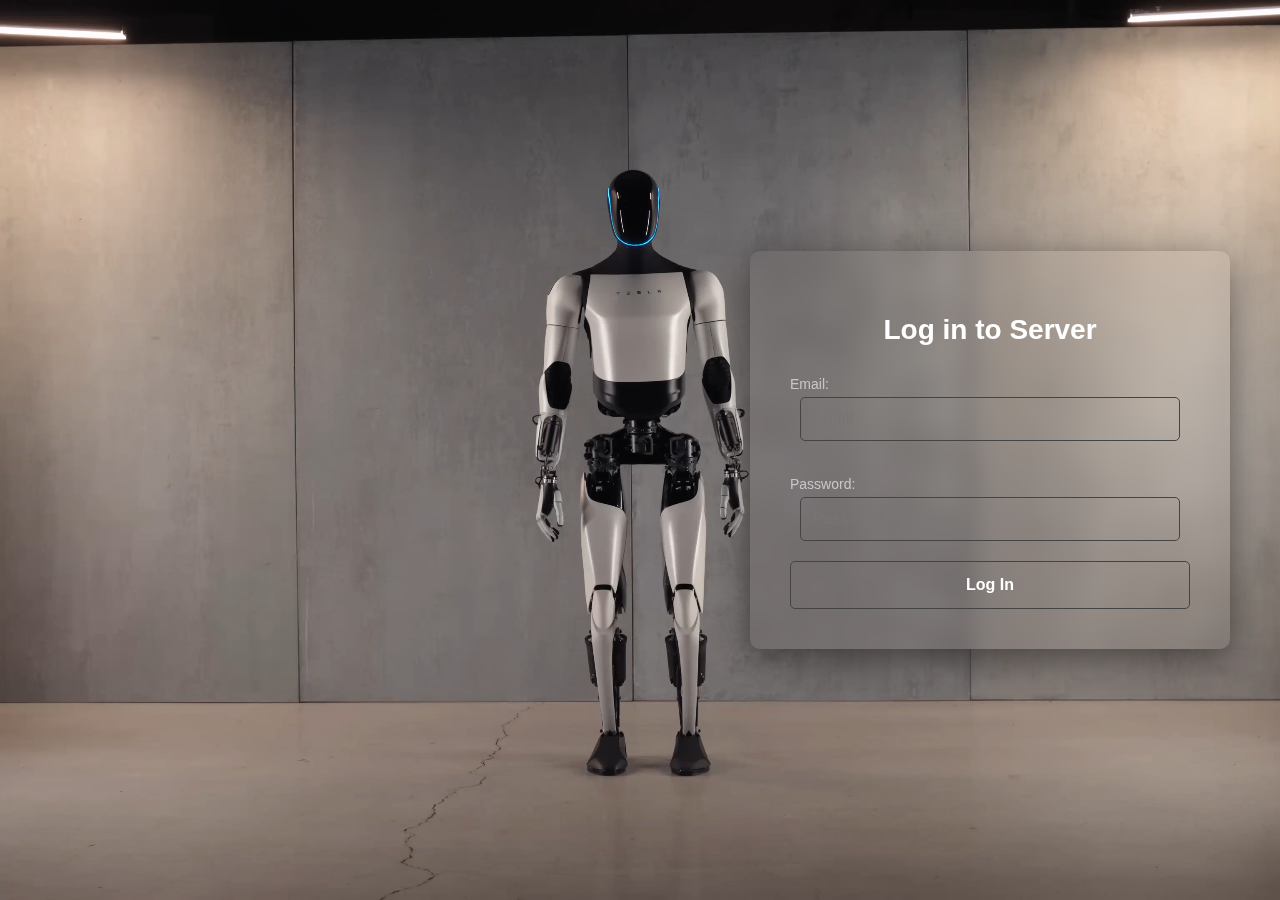
<file: index.html>
<!DOCTYPE html>
<html lang="en">
<head>
    <meta charset="UTF-8">
    <meta name="viewport" content="width=device-width, initial-scale=1.0">
    <title>Server</title>
    <link rel="stylesheet" href="styles.css">
</head>
<body>
    <div class="video-background">
        <video autoplay muted loop id="backgroundVideo">
            <source src="robot.mp4" type="video/mp4">
            Your browser does not support the video tag.
        </video>
    </div>


    
    <div class="login-container glass">
        
        <h2>Log in to Server</h2>
        <form id="loginForm">
            <label for="email">Email:</label>
            <input type="email" id="email" name="email" required placeholder="Email">
            <label for="password">Password:</label>
            <input type="password" id="password" name="password" required placeholder="Password">
            <button type="submit">Log In</button>
        </form>
    </div>
    <script src="script.js"></script>
</body>
</html>
</file>
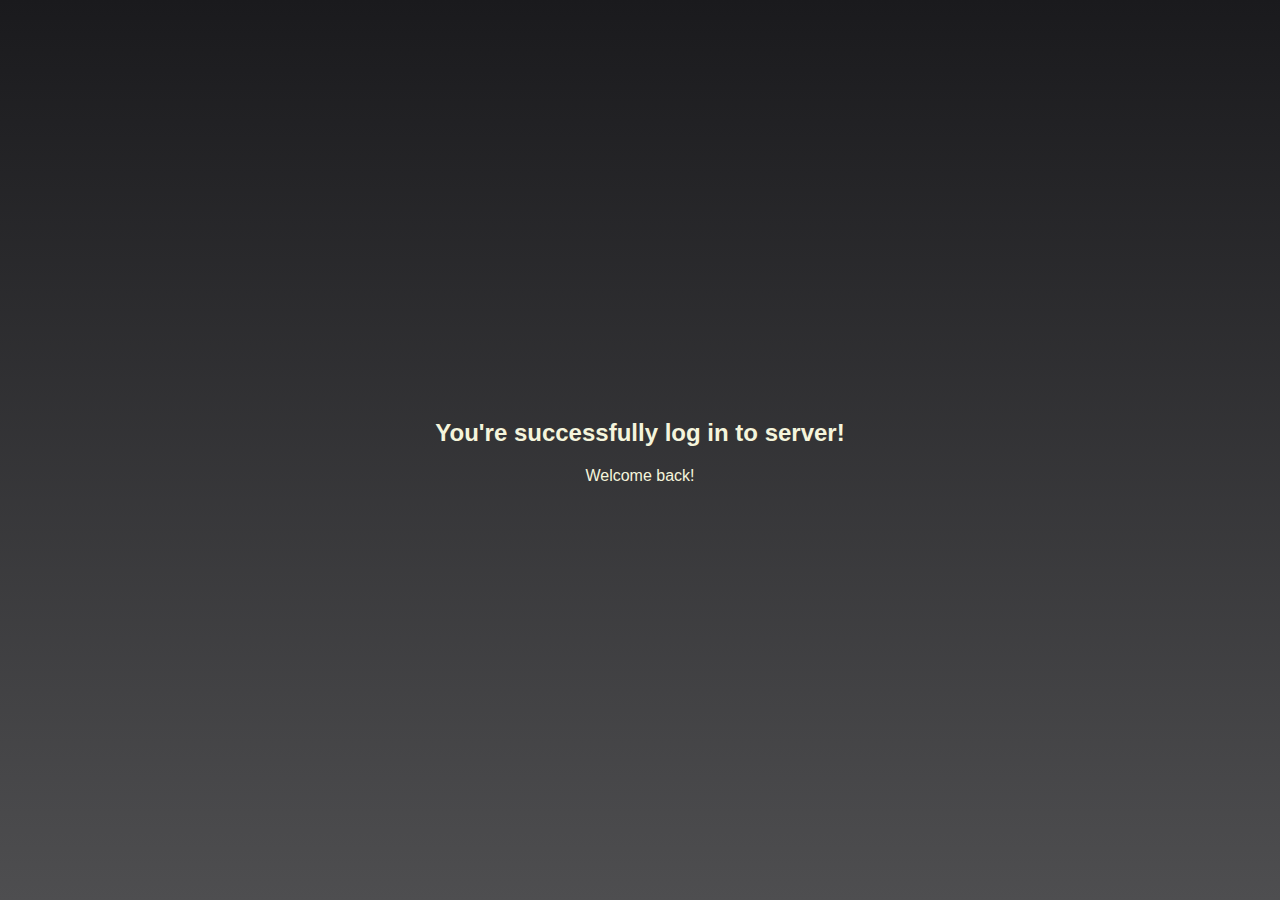
<file: success.html>
<!DOCTYPE html>
<html lang="en">
<head>
    <meta charset="UTF-8">
    <meta name="viewport" content="width=device-width, initial-scale=1.0">
    <title>Login Successful</title>
    <link rel="stylesheet" href="style.css">
</head>
<body>
    

    <div>
        <h2>You're successfully log in to server!</h2>
        <p>Welcome back!</p>
    </div>
</body>
</html>
</file>
<file: styles.css>
body {
    font-family: 'Segoe UI', Tahoma, Geneva, Verdana, sans-serif;
    background: linear-gradient(135deg, #1a1a1d, #4e4e50);
    display: flex;
    justify-content: flex-end; /* Move content to the right */
    align-items: center;
    height: 100vh;
    margin: 0;
    padding-right: 50px; /* Add padding to adjust position */
    color: #e0e0e0;
}

.login-container {
    
    padding: 40px;
    border-radius: 10px;
    box-shadow: 0 10px 40px rgba(0, 0, 0, 0.5);
    width: 100%;
    max-width: 400px;
    text-align: center;
    background-image: transparent;
    background-position: center;
    backdrop-filter: blur(10px);
    
}

h2 {
    margin-bottom: 30px;
    font-size: 28px;
    color: #ffffff;
}

label {
    display: block;
    text-align: left;
    margin: 15px 0 5px;
    font-size: 14px;
    color: #c7c7c7;
}

input {
    width: calc(100% - 20px);
    padding: 12px;
    margin-bottom: 20px;
    border: 1px solid #444;
    border-radius: 5px;
    background-color: transparent;
    color: #ffffff;
    font-size: 16px;
    box-sizing: border-box;
    outline: none;
    transition: border-color 0.3s;
}

input:hover{
    background: linear-gradient(135deg, #59596b, #1f1f25);
}

input:active{
    background: linear-gradient(135deg, #59596b, #1f1f25);
}



input:focus {
    border-color: #38383a;
}

button {
    width: 100%;
    padding: 14px;
    border: 1px solid #444;
    color: white;
    
    border-radius: 5px;
    cursor: pointer;
    font-size: 16px;
    font-weight: bold;
    transition: background 0.4s;
    
   background-color: transparent;
}

button:hover {
    background: linear-gradient(135deg, #212122, #0a0a0c);
}

button:active {
    background: linear-gradient(135deg, #3333ff, #0000ff);
}

.login-container {
    animation: fadeIn 1s ease-in-out;
}

@keyframes fadeIn {
    from {
        opacity: 0;
        transform: translateY(-20px);
    }
    to {
        opacity: 1;
        transform: translateY(0);
    }
}

.video-background {
    position: absolute;
    top: 0;
    left: 0;
    width: 100%;
    height: 100%;
    overflow: hidden;
    z-index: -1; /* Ensure the video stays behind the content */
}

#backgroundVideo {
    width: 100%;
    height: 100%;
    object-fit: cover; /* Cover the whole area */
}



/* Responsive adjustments */
@media (max-width: 768px) {
    body {
        justify-content: center; /* Center the container on smaller screens */
        padding-right: 0; /* Remove padding on smaller screens */
    }

    .login-container {
        width: 90%;
        max-width: none;
        padding: 20px;
    }

    h2 {
        font-size: 24px;
    }

    input, button {
        font-size: 14px;
    }
}

@media (min-aspect-ratio:16/9){
    .video-background{
        width: 100%;
        height: auto;
    }
}
@media (max-aspect-ratio:16/9){
    .video-background{
        width:auto;
        height: 100%;
    }
}
</file>
<file: style.css>
body, html{
    color: beige;
    height: 100%;
    margin: 0;
    display: flex;
    justify-content: center; /* Center the container horizontally */
    align-items: center; /* Center the container vertically */
    background: linear-gradient( #1a1a1d, #4e4e50); /* Light background color */
    font-family: 'Segoe UI', Tahoma, Geneva, Verdana, sans-serif;
}

p{
    text-align: center;
}
</file>
